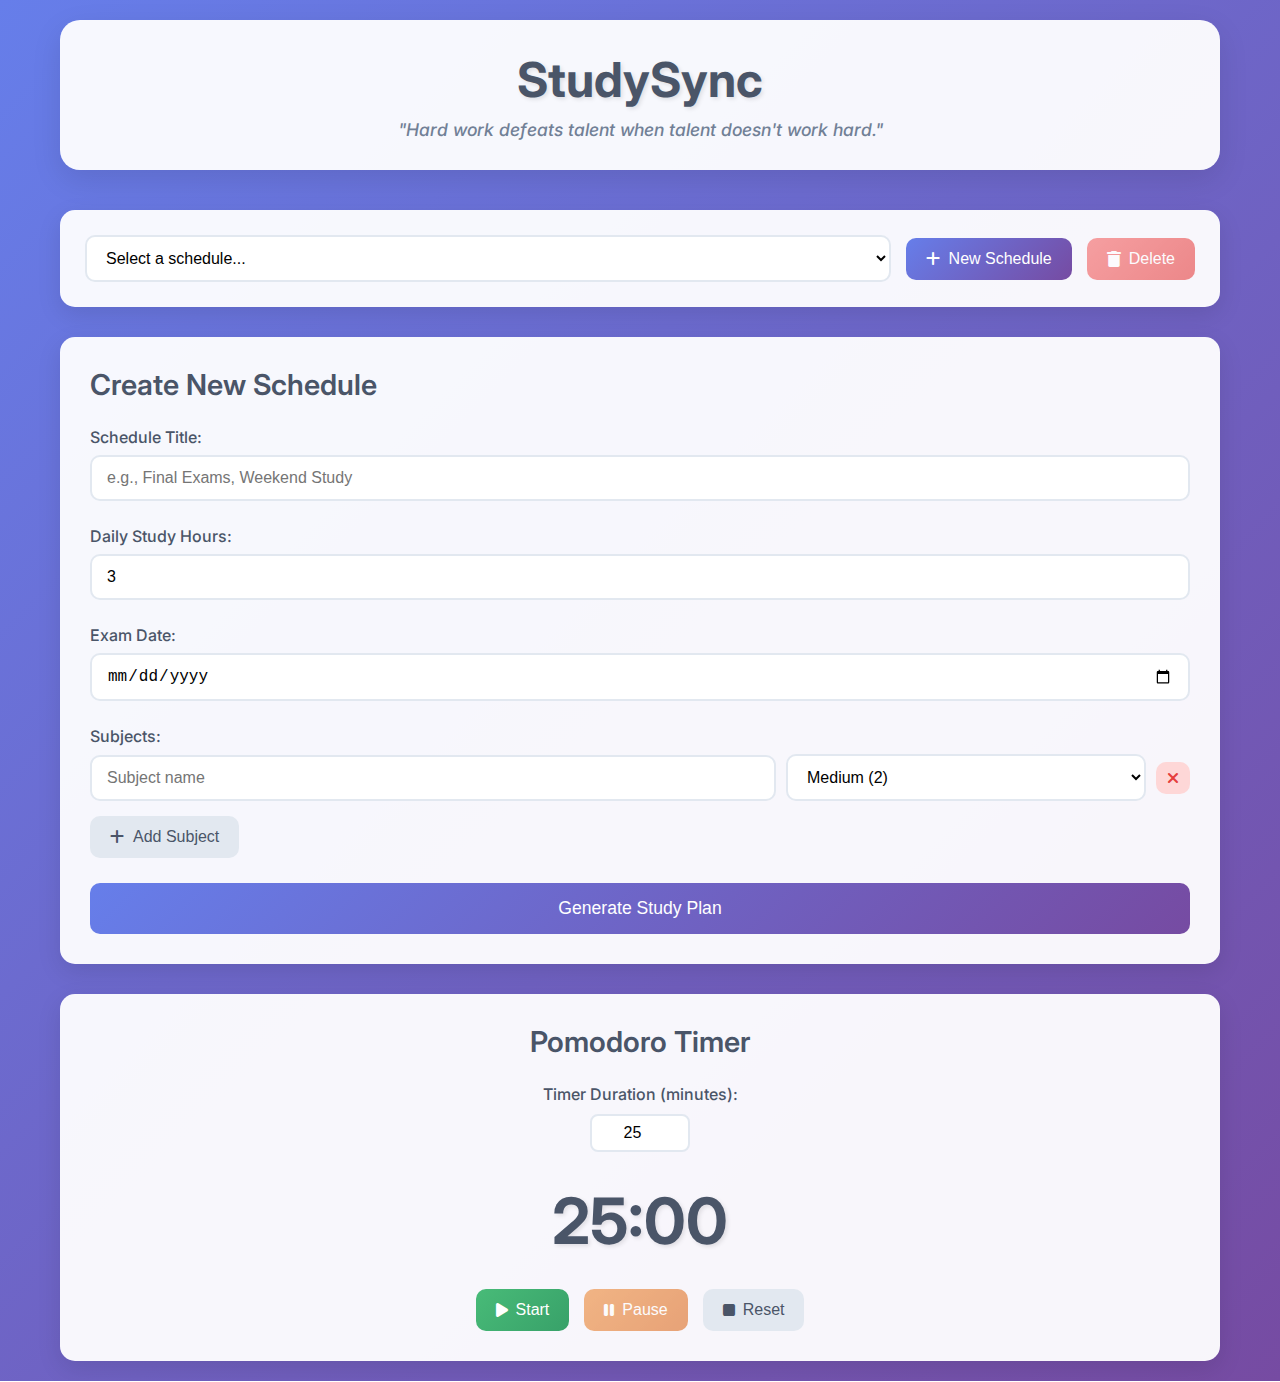
<file: index.html>
<!DOCTYPE html>
<html lang="en">
<head>
    <meta charset="UTF-8">
    <meta name="viewport" content="width=device-width, initial-scale=1.0">
    <title>StudySync - Smart Study Planner</title>
    <link rel="stylesheet" href="styles.css">
    <link href="https://fonts.googleapis.com/css2?family=Inter:wght@300;400;500;600;700&display=swap" rel="stylesheet">
    <link rel="stylesheet" href="https://cdnjs.cloudflare.com/ajax/libs/font-awesome/6.0.0/css/all.min.css">
</head>
<body>
    <div class="container">
        <header>
            <h1 class="main-title">StudySync</h1>
            <p class="quote">"Hard work defeats talent when talent doesn't work hard."</p>
        </header>

        <div class="schedule-selector">
            <div class="schedule-controls">
                <select id="scheduleDropdown" class="schedule-dropdown">
                    <option value="">Select a schedule...</option>
                </select>
                <button id="newScheduleBtn" class="btn btn-primary">
                    <i class="fas fa-plus"></i> New Schedule
                </button>
                <button id="deleteScheduleBtn" class="btn btn-danger" disabled>
                    <i class="fas fa-trash"></i> Delete
                </button>
            </div>
        </div>

        <div id="scheduleForm" class="form-section">
            <h2>Create New Schedule</h2>
            <form id="studyForm">
                <div class="form-group">
                    <label for="scheduleTitle">Schedule Title:</label>
                    <input type="text" id="scheduleTitle" required placeholder="e.g., Final Exams, Weekend Study">
                </div>

                <div class="form-group">
                    <label for="dailyHours">Daily Study Hours:</label>
                    <input type="number" id="dailyHours" min="1" max="12" value="3" required>
                </div>

                <div class="form-group">
                    <label for="examDate">Exam Date:</label>
                    <input type="date" id="examDate" required>
                </div>

                <div class="form-group">
                    <label>Subjects:</label>
                    <div id="subjectsContainer">
                        <div class="subject-input">
                            <input type="text" placeholder="Subject name" class="subject-name" required>
                            <select class="difficulty-level">
                                <option value="1">Easy (1)</option>
                                <option value="2" selected>Medium (2)</option>
                                <option value="3">Hard (3)</option>
                            </select>
                            <button type="button" class="btn btn-remove" onclick="removeSubject(this)">
                                <i class="fas fa-times"></i>
                            </button>
                        </div>
                    </div>
                    <button type="button" id="addSubjectBtn" class="btn btn-secondary">
                        <i class="fas fa-plus"></i> Add Subject
                    </button>
                </div>

                <button type="submit" class="btn btn-primary btn-large">Generate Study Plan</button>
            </form>
        </div>

        <div id="studyPlan" class="study-plan" style="display: none;">
            <div class="plan-header">
                <h2 id="planTitle">Study Plan</h2>
                <button id="editScheduleBtn" class="btn btn-secondary">
                    <i class="fas fa-edit"></i> Edit Schedule
                </button>
            </div>
            <div id="planContent"></div>
        </div>

        <div class="pomodoro-section">
            <h2>Pomodoro Timer</h2>
            <div class="pomodoro-timer">
                <div class="timer-settings">
                    <label for="pomodoroMinutes">Timer Duration (minutes):</label>
                    <input type="number" id="pomodoroMinutes" min="1" max="60" value="25">
                </div>
                <div class="timer-display">
                    <span id="timerDisplay">25:00</span>
                </div>
                <div class="timer-controls">
                    <button id="startTimer" class="btn btn-success">
                        <i class="fas fa-play"></i> Start
                    </button>
                    <button id="pauseTimer" class="btn btn-warning" disabled>
                        <i class="fas fa-pause"></i> Pause
                    </button>
                    <button id="resetTimer" class="btn btn-secondary">
                        <i class="fas fa-stop"></i> Reset
                    </button>
                </div>
            </div>
        </div>
    </div>

    <script src="script.js"></script>
</body>
</html>
</file>
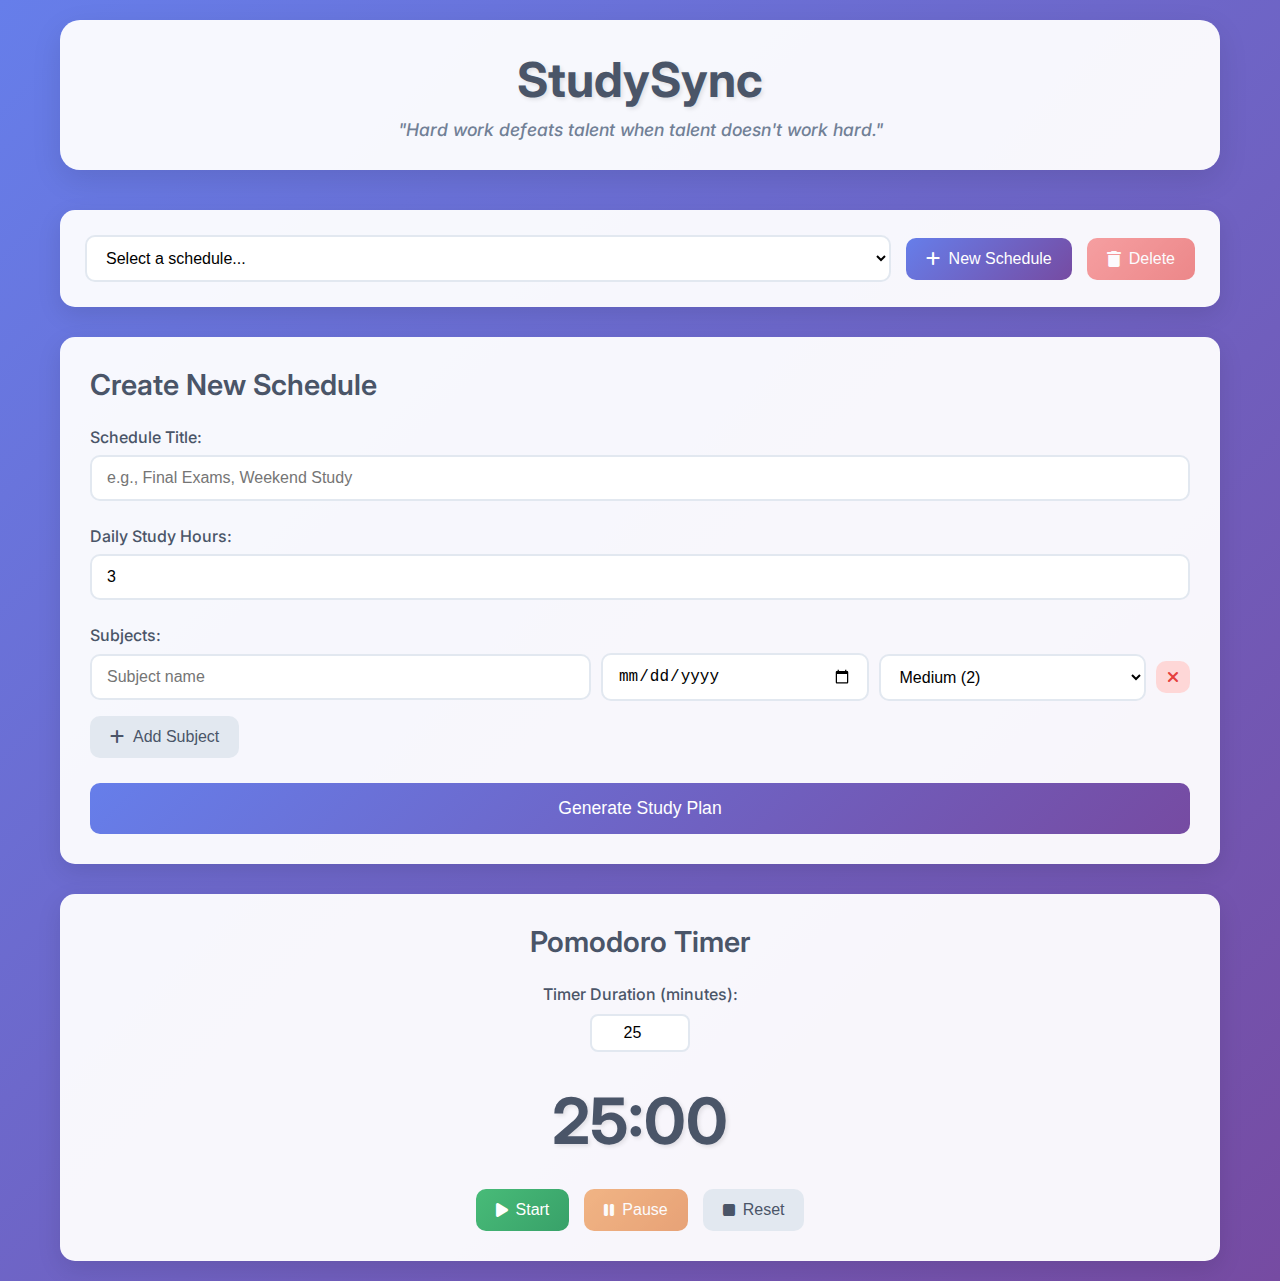
<file: StudySync/index.html>
<!DOCTYPE html>
<html lang="en">
<head>
    <meta charset="UTF-8">
    <meta name="viewport" content="width=device-width, initial-scale=1.0">
    <title>StudySync - Smart Study Planner</title>
    <link rel="stylesheet" href="styles.css">
    <link href="https://fonts.googleapis.com/css2?family=Inter:wght@300;400;500;600;700&display=swap" rel="stylesheet">
    <link rel="stylesheet" href="https://cdnjs.cloudflare.com/ajax/libs/font-awesome/6.0.0/css/all.min.css">
</head>
<body>
    <div class="container">
        <header>
            <h1 class="main-title">StudySync</h1>
            <p class="quote">"Hard work defeats talent when talent doesn't work hard."</p>
        </header>

        <div class="schedule-selector">
            <div class="schedule-controls">
                <select id="scheduleDropdown" class="schedule-dropdown">
                    <option value="">Select a schedule...</option>
                </select>
                <button id="newScheduleBtn" class="btn btn-primary">
                    <i class="fas fa-plus"></i> New Schedule
                </button>
                <button id="deleteScheduleBtn" class="btn btn-danger" disabled>
                    <i class="fas fa-trash"></i> Delete
                </button>
            </div>
        </div>

        <div id="scheduleForm" class="form-section">
            <h2>Create New Schedule</h2>
            <form id="studyForm">
                <div class="form-group">
                    <label for="scheduleTitle">Schedule Title:</label>
                    <input type="text" id="scheduleTitle" required placeholder="e.g., Final Exams, Weekend Study">
                </div>

                <div class="form-group">
                    <label for="dailyHours">Daily Study Hours:</label>
                    <input type="number" id="dailyHours" min="1" max="12" value="3" required>
                </div>

                <div class="form-group">
                    <label>Subjects:</label>
                    <div id="subjectsContainer">
                        <div class="subject-input">
                            <input type="text" placeholder="Subject name" class="subject-name" required>
                            <input type="date" class="exam-date" required title="Exam date for this subject">
                            <select class="difficulty-level">
                                <option value="1">Easy (1)</option>
                                <option value="2" selected>Medium (2)</option>
                                <option value="3">Hard (3)</option>
                            </select>
                            <button type="button" class="btn btn-remove" onclick="removeSubject(this)">
                                <i class="fas fa-times"></i>
                            </button>
                        </div>
                    </div>
                    <button type="button" id="addSubjectBtn" class="btn btn-secondary">
                        <i class="fas fa-plus"></i> Add Subject
                    </button>
                </div>

                <button type="submit" class="btn btn-primary btn-large">Generate Study Plan</button>
            </form>
        </div>

        <div id="studyPlan" class="study-plan" style="display: none;">
            <div class="plan-header">
                <h2 id="planTitle">Study Plan</h2>
                <button id="editScheduleBtn" class="btn btn-secondary">
                    <i class="fas fa-edit"></i> Edit Schedule
                </button>
            </div>
            <div id="planContent"></div>
        </div>

        <div class="pomodoro-section">
            <h2>Pomodoro Timer</h2>
            <div class="pomodoro-timer">
                <div class="timer-settings">
                    <label for="pomodoroMinutes">Timer Duration (minutes):</label>
                    <input type="number" id="pomodoroMinutes" min="1" max="60" value="25">
                </div>
                <div class="timer-display">
                    <span id="timerDisplay">25:00</span>
                </div>
                <div class="timer-controls">
                    <button id="startTimer" class="btn btn-success">
                        <i class="fas fa-play"></i> Start
                    </button>
                    <button id="pauseTimer" class="btn btn-warning" disabled>
                        <i class="fas fa-pause"></i> Pause
                    </button>
                    <button id="resetTimer" class="btn btn-secondary">
                        <i class="fas fa-stop"></i> Reset
                    </button>
                </div>
            </div>
        </div>
    </div>

    <script src="script.js"></script>
</body>
</html>
</file>
<file: styles.css>
* {
    margin: 0;
    padding: 0;
    box-sizing: border-box;
}

body {
    font-family: 'Inter', sans-serif;
    background: linear-gradient(135deg, #667eea 0%, #764ba2 100%);
    min-height: 100vh;
    color: #333;
}

.container {
    max-width: 1200px;
    margin: 0 auto;
    padding: 20px;
}

header {
    text-align: center;
    margin-bottom: 40px;
    background: rgba(255, 255, 255, 0.95);
    padding: 30px;
    border-radius: 20px;
    box-shadow: 0 10px 30px rgba(0, 0, 0, 0.1);
}

.main-title {
    font-size: 3rem;
    font-weight: 700;
    color: #4a5568;
    margin-bottom: 10px;
    text-shadow: 2px 2px 4px rgba(0, 0, 0, 0.1);
}

.quote {
    font-size: 1.1rem;
    color: #718096;
    font-style: italic;
    font-weight: 500;
}

.schedule-selector {
    background: rgba(255, 255, 255, 0.95);
    padding: 25px;
    border-radius: 15px;
    margin-bottom: 30px;
    box-shadow: 0 8px 25px rgba(0, 0, 0, 0.1);
}

.schedule-controls {
    display: flex;
    gap: 15px;
    align-items: center;
    flex-wrap: wrap;
}

.schedule-dropdown {
    flex: 1;
    min-width: 200px;
    padding: 12px 15px;
    border: 2px solid #e2e8f0;
    border-radius: 10px;
    font-size: 1rem;
    background: white;
    transition: all 0.3s ease;
}

.schedule-dropdown:focus {
    outline: none;
    border-color: #667eea;
    box-shadow: 0 0 0 3px rgba(102, 126, 234, 0.1);
}

.form-section {
    background: rgba(255, 255, 255, 0.95);
    padding: 30px;
    border-radius: 15px;
    margin-bottom: 30px;
    box-shadow: 0 8px 25px rgba(0, 0, 0, 0.1);
}

.form-section h2 {
    color: #4a5568;
    margin-bottom: 25px;
    font-size: 1.8rem;
    font-weight: 600;
}

.form-group {
    margin-bottom: 25px;
}

.form-group label {
    display: block;
    margin-bottom: 8px;
    font-weight: 500;
    color: #4a5568;
    font-size: 1rem;
}

.form-group input,
.form-group select {
    width: 100%;
    padding: 12px 15px;
    border: 2px solid #e2e8f0;
    border-radius: 10px;
    font-size: 1rem;
    transition: all 0.3s ease;
    background: white;
}

.form-group input:focus,
.form-group select:focus {
    outline: none;
    border-color: #667eea;
    box-shadow: 0 0 0 3px rgba(102, 126, 234, 0.1);
}

.subject-input {
    display: flex;
    gap: 10px;
    margin-bottom: 15px;
    align-items: center;
}

.subject-name {
    flex: 2;
}

.difficulty-level {
    flex: 1;
    min-width: 120px;
}

.btn {
    padding: 12px 20px;
    border: none;
    border-radius: 10px;
    font-size: 1rem;
    font-weight: 500;
    cursor: pointer;
    transition: all 0.3s ease;
    display: inline-flex;
    align-items: center;
    gap: 8px;
    text-decoration: none;
}

.btn:hover {
    transform: translateY(-2px);
    box-shadow: 0 5px 15px rgba(0, 0, 0, 0.2);
}

.btn-primary {
    background: linear-gradient(135deg, #667eea, #764ba2);
    color: white;
}

.btn-secondary {
    background: #e2e8f0;
    color: #4a5568;
}

.btn-success {
    background: linear-gradient(135deg, #48bb78, #38a169);
    color: white;
}

.btn-warning {
    background: linear-gradient(135deg, #ed8936, #dd6b20);
    color: white;
}

.btn-danger {
    background: linear-gradient(135deg, #f56565, #e53e3e);
    color: white;
}

.btn-remove {
    background: #fed7d7;
    color: #e53e3e;
    padding: 8px 12px;
    min-width: auto;
}

.btn-large {
    padding: 15px 30px;
    font-size: 1.1rem;
    width: 100%;
    justify-content: center;
}

.btn:disabled {
    opacity: 0.6;
    cursor: not-allowed;
    transform: none;
}

.btn:disabled:hover {
    transform: none;
    box-shadow: none;
}

.study-plan {
    background: rgba(255, 255, 255, 0.95);
    padding: 30px;
    border-radius: 15px;
    margin-bottom: 30px;
    box-shadow: 0 8px 25px rgba(0, 0, 0, 0.1);
}

.plan-header {
    display: flex;
    justify-content: space-between;
    align-items: center;
    margin-bottom: 25px;
    flex-wrap: wrap;
    gap: 15px;
}

.plan-header h2 {
    color: #4a5568;
    font-size: 1.8rem;
    font-weight: 600;
}

.day-schedule {
    margin-bottom: 25px;
    border: 2px solid #e2e8f0;
    border-radius: 12px;
    overflow: hidden;
}

.day-header {
    background: linear-gradient(135deg, #667eea, #764ba2);
    color: white;
    padding: 15px 20px;
    font-weight: 600;
    font-size: 1.1rem;
    display: flex;
    justify-content: space-between;
    align-items: center;
    flex-wrap: wrap;
    gap: 10px;
}

.day-title {
    font-weight: 600;
}

.day-progress {
    display: flex;
    align-items: center;
    gap: 10px;
    flex-wrap: wrap;
}

.overall-progress {
    background: #f7fafc;
    border: 2px solid #e2e8f0;
    border-radius: 12px;
    padding: 20px;
    margin-bottom: 25px;
    text-align: center;
}

.overall-progress h3 {
    color: #4a5568;
    margin-bottom: 15px;
    font-size: 1.3rem;
}

.progress-bar {
    width: 100%;
    height: 20px;
    background: #e2e8f0;
    border-radius: 10px;
    overflow: hidden;
    margin-bottom: 10px;
}

.progress-bar-small {
    width: 150px;
    height: 8px;
    background: rgba(255, 255, 255, 0.3);
    border-radius: 4px;
    overflow: hidden;
}

.progress-fill {
    height: 100%;
    background: linear-gradient(135deg, #48bb78, #38a169);
    border-radius: inherit;
    transition: width 0.3s ease;
}

.progress-text {
    color: #4a5568;
    font-weight: 500;
    font-size: 1rem;
}

.progress-text-small {
    color: white;
    font-size: 0.85rem;
    font-weight: 500;
}

.achievement-badge {
    background: linear-gradient(135deg, #f6ad55, #ed8936);
    color: white;
    padding: 10px 20px;
    border-radius: 25px;
    font-weight: 600;
    margin-top: 15px;
    display: inline-block;
    box-shadow: 0 4px 15px rgba(237, 137, 54, 0.3);
    animation: bounce 0.6s ease-in-out;
}

.day-achievement {
    background: rgba(255, 255, 255, 0.2);
    padding: 4px 12px;
    border-radius: 15px;
    font-size: 0.8rem;
    font-weight: 500;
}

@keyframes bounce {
    0%, 20%, 50%, 80%, 100% {
        transform: translateY(0);
    }
    40% {
        transform: translateY(-10px);
    }
    60% {
        transform: translateY(-5px);
    }
}

.task-item {
    padding: 15px 20px;
    border-bottom: 1px solid #e2e8f0;
    display: flex;
    justify-content: space-between;
    align-items: center;
    transition: all 0.3s ease;
}

.task-item:last-child {
    border-bottom: none;
}

.task-item:hover {
    background: #f7fafc;
}

.task-info {
    flex: 1;
}

.task-subject {
    font-weight: 600;
    color: #4a5568;
    margin-bottom: 5px;
}

.task-time {
    color: #718096;
    font-size: 0.9rem;
}

.task-priority {
    color: #4a5568;
    font-size: 0.85rem;
    font-weight: 500;
    margin-top: 2px;
}

.task-difficulty {
    padding: 4px 12px;
    border-radius: 20px;
    font-size: 0.8rem;
    font-weight: 500;
    margin-right: 10px;
}

.difficulty-easy {
    background: #c6f6d5;
    color: #22543d;
}

.difficulty-medium {
    background: #feebc8;
    color: #744210;
}

.difficulty-hard {
    background: #fed7d7;
    color: #742a2a;
}

.task-controls {
    display: flex;
    gap: 10px;
    align-items: center;
}

.task-checkbox {
    width: 20px;
    height: 20px;
    cursor: pointer;
}

.completed {
    opacity: 0.6;
    text-decoration: line-through;
}

.pomodoro-section {
    background: rgba(255, 255, 255, 0.95);
    padding: 30px;
    border-radius: 15px;
    box-shadow: 0 8px 25px rgba(0, 0, 0, 0.1);
    text-align: center;
}

.pomodoro-section h2 {
    color: #4a5568;
    margin-bottom: 25px;
    font-size: 1.8rem;
    font-weight: 600;
}

.pomodoro-timer {
    max-width: 400px;
    margin: 0 auto;
}

.timer-settings {
    margin-bottom: 20px;
}

.timer-settings label {
    display: block;
    margin-bottom: 10px;
    font-weight: 500;
    color: #4a5568;
}

.timer-settings input {
    width: 100px;
    padding: 8px 12px;
    border: 2px solid #e2e8f0;
    border-radius: 8px;
    text-align: center;
    font-size: 1rem;
}

.timer-display {
    font-size: 4rem;
    font-weight: 700;
    color: #4a5568;
    margin: 30px 0;
    text-shadow: 2px 2px 4px rgba(0, 0, 0, 0.1);
}

.timer-controls {
    display: flex;
    gap: 15px;
    justify-content: center;
    flex-wrap: wrap;
}

@media (max-width: 768px) {
    .container {
        padding: 15px;
    }
    
    .main-title {
        font-size: 2.5rem;
    }
    
    .subject-input {
        flex-direction: column;
        align-items: stretch;
    }
    
    .schedule-controls {
        flex-direction: column;
        align-items: stretch;
    }
    
    .plan-header {
        flex-direction: column;
        align-items: stretch;
    }
    
    .task-item {
        flex-direction: column;
        align-items: flex-start;
        gap: 10px;
    }
    
    .task-controls {
        align-self: flex-end;
    }
    
    .timer-display {
        font-size: 3rem;
    }
    
    .timer-controls {
        flex-direction: column;
    }
}
</file>
<file: StudySync/styles.css>
* {
    margin: 0;
    padding: 0;
    box-sizing: border-box;
}

body {
    font-family: 'Inter', sans-serif;
    background: linear-gradient(135deg, #667eea 0%, #764ba2 100%);
    min-height: 100vh;
    color: #333;
}

.container {
    max-width: 1200px;
    margin: 0 auto;
    padding: 20px;
}

header {
    text-align: center;
    margin-bottom: 40px;
    background: rgba(255, 255, 255, 0.95);
    padding: 30px;
    border-radius: 20px;
    box-shadow: 0 10px 30px rgba(0, 0, 0, 0.1);
}

.main-title {
    font-size: 3rem;
    font-weight: 700;
    color: #4a5568;
    margin-bottom: 10px;
    text-shadow: 2px 2px 4px rgba(0, 0, 0, 0.1);
}

.quote {
    font-size: 1.1rem;
    color: #718096;
    font-style: italic;
    font-weight: 500;
}

.schedule-selector {
    background: rgba(255, 255, 255, 0.95);
    padding: 25px;
    border-radius: 15px;
    margin-bottom: 30px;
    box-shadow: 0 8px 25px rgba(0, 0, 0, 0.1);
}

.schedule-controls {
    display: flex;
    gap: 15px;
    align-items: center;
    flex-wrap: wrap;
}

.schedule-dropdown {
    flex: 1;
    min-width: 200px;
    padding: 12px 15px;
    border: 2px solid #e2e8f0;
    border-radius: 10px;
    font-size: 1rem;
    background: white;
    transition: all 0.3s ease;
}

.schedule-dropdown:focus {
    outline: none;
    border-color: #667eea;
    box-shadow: 0 0 0 3px rgba(102, 126, 234, 0.1);
}

.form-section {
    background: rgba(255, 255, 255, 0.95);
    padding: 30px;
    border-radius: 15px;
    margin-bottom: 30px;
    box-shadow: 0 8px 25px rgba(0, 0, 0, 0.1);
}

.form-section h2 {
    color: #4a5568;
    margin-bottom: 25px;
    font-size: 1.8rem;
    font-weight: 600;
}

.form-group {
    margin-bottom: 25px;
}

.form-group label {
    display: block;
    margin-bottom: 8px;
    font-weight: 500;
    color: #4a5568;
    font-size: 1rem;
}

.form-group input,
.form-group select {
    width: 100%;
    padding: 12px 15px;
    border: 2px solid #e2e8f0;
    border-radius: 10px;
    font-size: 1rem;
    transition: all 0.3s ease;
    background: white;
}

.form-group input:focus,
.form-group select:focus {
    outline: none;
    border-color: #667eea;
    box-shadow: 0 0 0 3px rgba(102, 126, 234, 0.1);
}

.subject-input {
    display: flex;
    gap: 10px;
    margin-bottom: 15px;
    align-items: center;
    flex-wrap: wrap;
}

.subject-name {
    flex: 2;
    min-width: 150px;
}

.exam-date {
    flex: 1;
    min-width: 140px;
}

.difficulty-level {
    flex: 1;
    min-width: 120px;
}

.btn {
    padding: 12px 20px;
    border: none;
    border-radius: 10px;
    font-size: 1rem;
    font-weight: 500;
    cursor: pointer;
    transition: all 0.3s ease;
    display: inline-flex;
    align-items: center;
    gap: 8px;
    text-decoration: none;
}

.btn:hover {
    transform: translateY(-2px);
    box-shadow: 0 5px 15px rgba(0, 0, 0, 0.2);
}

.btn-primary {
    background: linear-gradient(135deg, #667eea, #764ba2);
    color: white;
}

.btn-secondary {
    background: #e2e8f0;
    color: #4a5568;
}

.btn-success {
    background: linear-gradient(135deg, #48bb78, #38a169);
    color: white;
}

.btn-warning {
    background: linear-gradient(135deg, #ed8936, #dd6b20);
    color: white;
}

.btn-danger {
    background: linear-gradient(135deg, #f56565, #e53e3e);
    color: white;
}

.btn-remove {
    background: #fed7d7;
    color: #e53e3e;
    padding: 8px 12px;
    min-width: auto;
}

.btn-large {
    padding: 15px 30px;
    font-size: 1.1rem;
    width: 100%;
    justify-content: center;
}

.btn:disabled {
    opacity: 0.6;
    cursor: not-allowed;
    transform: none;
}

.btn:disabled:hover {
    transform: none;
    box-shadow: none;
}

.study-plan {
    background: rgba(255, 255, 255, 0.95);
    padding: 30px;
    border-radius: 15px;
    margin-bottom: 30px;
    box-shadow: 0 8px 25px rgba(0, 0, 0, 0.1);
}

.plan-header {
    display: flex;
    justify-content: space-between;
    align-items: center;
    margin-bottom: 25px;
    flex-wrap: wrap;
    gap: 15px;
}

.plan-header h2 {
    color: #4a5568;
    font-size: 1.8rem;
    font-weight: 600;
}

.day-schedule {
    margin-bottom: 25px;
    border: 2px solid #e2e8f0;
    border-radius: 12px;
    overflow: hidden;
}

.day-header {
    background: linear-gradient(135deg, #667eea, #764ba2);
    color: white;
    padding: 15px 20px;
    font-weight: 600;
    font-size: 1.1rem;
    display: flex;
    justify-content: space-between;
    align-items: center;
    flex-wrap: wrap;
    gap: 10px;
}

.day-title {
    font-weight: 600;
}

.day-progress {
    display: flex;
    align-items: center;
    gap: 10px;
    flex-wrap: wrap;
}

.overall-progress {
    background: #f7fafc;
    border: 2px solid #e2e8f0;
    border-radius: 12px;
    padding: 20px;
    margin-bottom: 25px;
    text-align: center;
}

.subject-overview {
    background: #f7fafc;
    border: 2px solid #e2e8f0;
    border-radius: 12px;
    padding: 20px;
    margin-bottom: 25px;
}

.subject-overview h3 {
    color: #4a5568;
    margin-bottom: 15px;
    font-size: 1.3rem;
    text-align: center;
}

.subject-dates {
    display: grid;
    grid-template-columns: repeat(auto-fit, minmax(250px, 1fr));
    gap: 15px;
}

.subject-date-item {
    display: flex;
    justify-content: space-between;
    align-items: center;
    padding: 12px 15px;
    border-radius: 8px;
    font-size: 0.9rem;
    font-weight: 500;
}

.subject-date-item .subject-name {
    font-weight: 600;
}

.subject-date-item .exam-date {
    font-weight: 500;
}

.subject-date-item .days-until {
    font-size: 0.8rem;
    opacity: 0.8;
}

.task-exam-info {
    color: #718096;
    font-size: 0.85rem;
    margin-top: 2px;
}

.overall-progress h3 {
    color: #4a5568;
    margin-bottom: 15px;
    font-size: 1.3rem;
}

.progress-bar {
    width: 100%;
    height: 20px;
    background: #e2e8f0;
    border-radius: 10px;
    overflow: hidden;
    margin-bottom: 10px;
}

.progress-bar-small {
    width: 150px;
    height: 8px;
    background: rgba(255, 255, 255, 0.3);
    border-radius: 4px;
    overflow: hidden;
}

.progress-fill {
    height: 100%;
    background: linear-gradient(135deg, #48bb78, #38a169);
    border-radius: inherit;
    transition: width 0.3s ease;
}

.progress-text {
    color: #4a5568;
    font-weight: 500;
    font-size: 1rem;
}

.progress-text-small {
    color: white;
    font-size: 0.85rem;
    font-weight: 500;
}

.achievement-badge {
    background: linear-gradient(135deg, #f6ad55, #ed8936);
    color: white;
    padding: 10px 20px;
    border-radius: 25px;
    font-weight: 600;
    margin-top: 15px;
    display: inline-block;
    box-shadow: 0 4px 15px rgba(237, 137, 54, 0.3);
    animation: bounce 0.6s ease-in-out;
}

.day-achievement {
    background: rgba(255, 255, 255, 0.2);
    padding: 4px 12px;
    border-radius: 15px;
    font-size: 0.8rem;
    font-weight: 500;
}

@keyframes bounce {
    0%, 20%, 50%, 80%, 100% {
        transform: translateY(0);
    }
    40% {
        transform: translateY(-10px);
    }
    60% {
        transform: translateY(-5px);
    }
}

.task-item {
    padding: 15px 20px;
    border-bottom: 1px solid #e2e8f0;
    display: flex;
    justify-content: space-between;
    align-items: center;
    transition: all 0.3s ease;
}

.task-item:last-child {
    border-bottom: none;
}

.task-item:hover {
    background: #f7fafc;
}

.task-info {
    flex: 1;
}

.task-subject {
    font-weight: 600;
    color: #4a5568;
    margin-bottom: 5px;
}

.task-time {
    color: #718096;
    font-size: 0.9rem;
}

.task-priority {
    color: #4a5568;
    font-size: 0.85rem;
    font-weight: 500;
    margin-top: 2px;
}

.task-difficulty {
    padding: 4px 12px;
    border-radius: 20px;
    font-size: 0.8rem;
    font-weight: 500;
    margin-right: 10px;
}

.difficulty-easy {
    background: #c6f6d5;
    color: #22543d;
}

.difficulty-medium {
    background: #feebc8;
    color: #744210;
}

.difficulty-hard {
    background: #fed7d7;
    color: #742a2a;
}

.task-controls {
    display: flex;
    gap: 10px;
    align-items: center;
}

.task-checkbox {
    width: 20px;
    height: 20px;
    cursor: pointer;
}

.completed {
    opacity: 0.6;
    text-decoration: line-through;
}

.pomodoro-section {
    background: rgba(255, 255, 255, 0.95);
    padding: 30px;
    border-radius: 15px;
    box-shadow: 0 8px 25px rgba(0, 0, 0, 0.1);
    text-align: center;
}

.pomodoro-section h2 {
    color: #4a5568;
    margin-bottom: 25px;
    font-size: 1.8rem;
    font-weight: 600;
}

.pomodoro-timer {
    max-width: 400px;
    margin: 0 auto;
}

.timer-settings {
    margin-bottom: 20px;
}

.timer-settings label {
    display: block;
    margin-bottom: 10px;
    font-weight: 500;
    color: #4a5568;
}

.timer-settings input {
    width: 100px;
    padding: 8px 12px;
    border: 2px solid #e2e8f0;
    border-radius: 8px;
    text-align: center;
    font-size: 1rem;
}

.timer-display {
    font-size: 4rem;
    font-weight: 700;
    color: #4a5568;
    margin: 30px 0;
    text-shadow: 2px 2px 4px rgba(0, 0, 0, 0.1);
}

.timer-controls {
    display: flex;
    gap: 15px;
    justify-content: center;
    flex-wrap: wrap;
}

@media (max-width: 768px) {
    .container {
        padding: 15px;
    }
    
    .main-title {
        font-size: 2.5rem;
    }
    
    .subject-input {
        flex-direction: column;
        align-items: stretch;
    }
    
    .subject-name,
    .exam-date,
    .difficulty-level {
        min-width: auto;
        width: 100%;
    }
    
    .schedule-controls {
        flex-direction: column;
        align-items: stretch;
    }
    
    .plan-header {
        flex-direction: column;
        align-items: stretch;
    }
    
    .task-item {
        flex-direction: column;
        align-items: flex-start;
        gap: 10px;
    }
    
    .task-controls {
        align-self: flex-end;
    }
    
    .timer-display {
        font-size: 3rem;
    }
    
    .timer-controls {
        flex-direction: column;
    }
    
    .subject-dates {
        grid-template-columns: 1fr;
    }
    
    .subject-date-item {
        flex-direction: column;
        align-items: flex-start;
        gap: 5px;
    }
}
</file>
